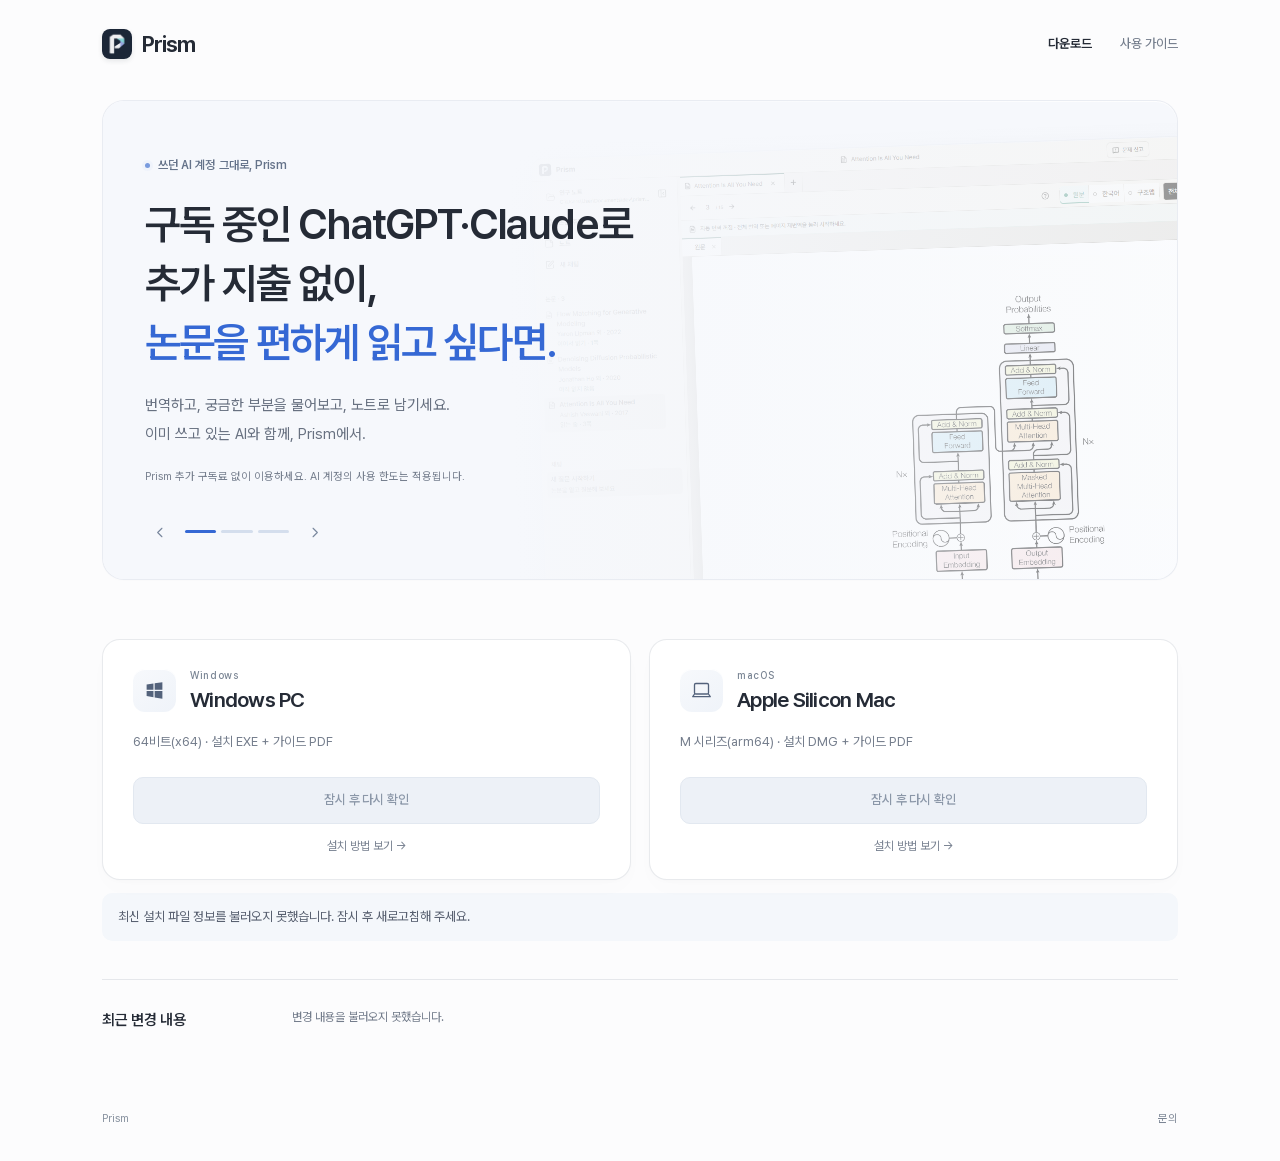
<file: index.html>
<!doctype html>
<html lang="ko">
<head>
<meta charset="utf-8">
<meta name="viewport" content="width=device-width, initial-scale=1">
<title>Prism 다운로드 · 논문 읽기와 연구 기록</title>
<meta name="description" content="구독 중인 ChatGPT·Claude로 추가 지출 없이 논문을 편하게. Prism에서 번역·질문·노트 정리까지.">
<link rel="icon" href="assets/icon.png">
<link rel="stylesheet" href="style.css?v=4003c4b439">
<script type="module" src="app.js?v=dc436f72e6">
</script>
<meta property="og:title" content="Prism 다운로드 · 논문 읽기와 연구 기록">
<meta property="og:description" content="이미 구독 중인 ChatGPT·Claude로, Prism 추가 구독료 없이 논문 읽기.">
<meta property="og:type" content="website">
<meta property="og:image" content="https://help-me-prism.github.io/images/og.png">
</head>
<body>
<a class="skip" href="#main">본문으로</a>
<header>
<a class="brand" href="index.html">
<img src="assets/icon.png" alt="" width="32" height="32">Prism</a>
<nav aria-label="주 메뉴">
<a aria-current="page" href="index.html">다운로드</a>
<a href="guide.html">사용 가이드</a>
</nav>
</header>
<main id="main">
<section class="intro hero" aria-label="Prism 소개">
  <div class="hero-backdrop" aria-hidden="true">
    <div class="hero-screen is-active" data-hero-slide><img src="assets/screenshots/reader.png" alt="" width="1480" height="1000" fetchpriority="high"></div>
    <div class="hero-screen" data-hero-slide><img src="assets/screenshots/chat.png" alt="" width="1480" height="1000"></div>
    <div class="hero-screen" data-hero-slide><img src="assets/screenshots/notes.png" alt="" width="1480" height="1000"></div>
  </div>
  <div class="hero-copy">
    <span class="eyebrow">쓰던 AI 계정 그대로, Prism</span>
    <h1>구독 중인 ChatGPT·Claude로<br>추가 지출 없이,<br><span>논문을 편하게 읽고 싶다면.</span></h1>
    <p>번역하고, 궁금한 부분을 물어보고, 노트로 남기세요.<br>이미 쓰고 있는 AI와 함께, Prism에서.</p>
    <p class="account-note">Prism 추가 구독료 없이 이용하세요. AI 계정의 사용 한도는 적용됩니다.</p>
  </div>
  <div class="hero-controls" aria-label="앱 화면 넘기기">
    <button class="hero-arrow" type="button" data-hero-prev aria-label="이전 화면"><svg viewBox="0 0 24 24" aria-hidden="true"><path d="m14 6-6 6 6 6"/></svg></button>
    <div class="hero-progress" role="img" aria-label="3개 화면 중 1번째"><span class="is-active" data-hero-indicator></span><span data-hero-indicator></span><span data-hero-indicator></span></div>
    <button class="hero-arrow" type="button" data-hero-next aria-label="다음 화면"><svg viewBox="0 0 24 24" aria-hidden="true"><path d="m10 6 6 6-6 6"/></svg></button>
  </div>
</section>
<div class="release-meta"><p id="release-date" class="release-date" role="status" hidden></p></div>
<section class="downloads" aria-label="운영체제별 다운로드">
<article>
<div class="platform-heading"><span class="platform-icon" aria-hidden="true"><svg viewBox="0 0 24 24" fill="currentColor"><path d="M3 5.2 10.8 4v7.1H3zm9.2-1.4L21 2.5v8.6h-8.8zM3 12.5h7.8v7.1L3 18.4zm9.2 0H21v8.8L12.2 20z"/></svg></span><div><span class="platform">Windows</span><h2>Windows PC</h2></div></div>
<p>64비트(x64) · 설치 EXE + 가이드 PDF</p>
<a class="button" data-download="win32-x64" aria-disabled="true">배포 정보 확인 중</a>
<a class="small" href="guide.html#start">설치 방법 보기 →</a>
</article>
<article>
<div class="platform-heading"><span class="platform-icon" aria-hidden="true"><svg viewBox="0 0 24 24" fill="none" stroke="currentColor" stroke-width="1.5" stroke-linecap="round" stroke-linejoin="round"><rect x="4" y="4" width="16" height="12" rx="1.5"/><path d="m4 16-2 3h20l-2-3M10 19h4"/></svg></span><div><span class="platform">macOS</span><h2>Apple Silicon Mac</h2></div></div>
<p>M 시리즈(arm64) · 설치 DMG + 가이드 PDF</p>
<a class="button" data-download="darwin-arm64" aria-disabled="true">배포 정보 확인 중</a>
<a class="small" href="guide.html#start">설치 방법 보기 →</a>
</article>
</section>
<p id="download-count" class="download-count" role="status" hidden></p>
<p id="release-status" role="status" hidden>
</p>
<noscript>
<p>설치 파일을 받으려면 브라우저에서 JavaScript를 켜주세요.</p>
</noscript>
<section class="changes" aria-labelledby="changes-title">
<h2 id="changes-title">최근 변경 내용</h2>
<ul id="release-changes" hidden>
</ul>
<p id="changes-status" role="status">최근 변경 내용을 확인하고 있습니다.</p>

</section>
</main>
<footer>
<span>Prism</span>
<a href="mailto:ysjsprism@gmail.com">문의</a>
</footer>
</body>
</html>
</file>
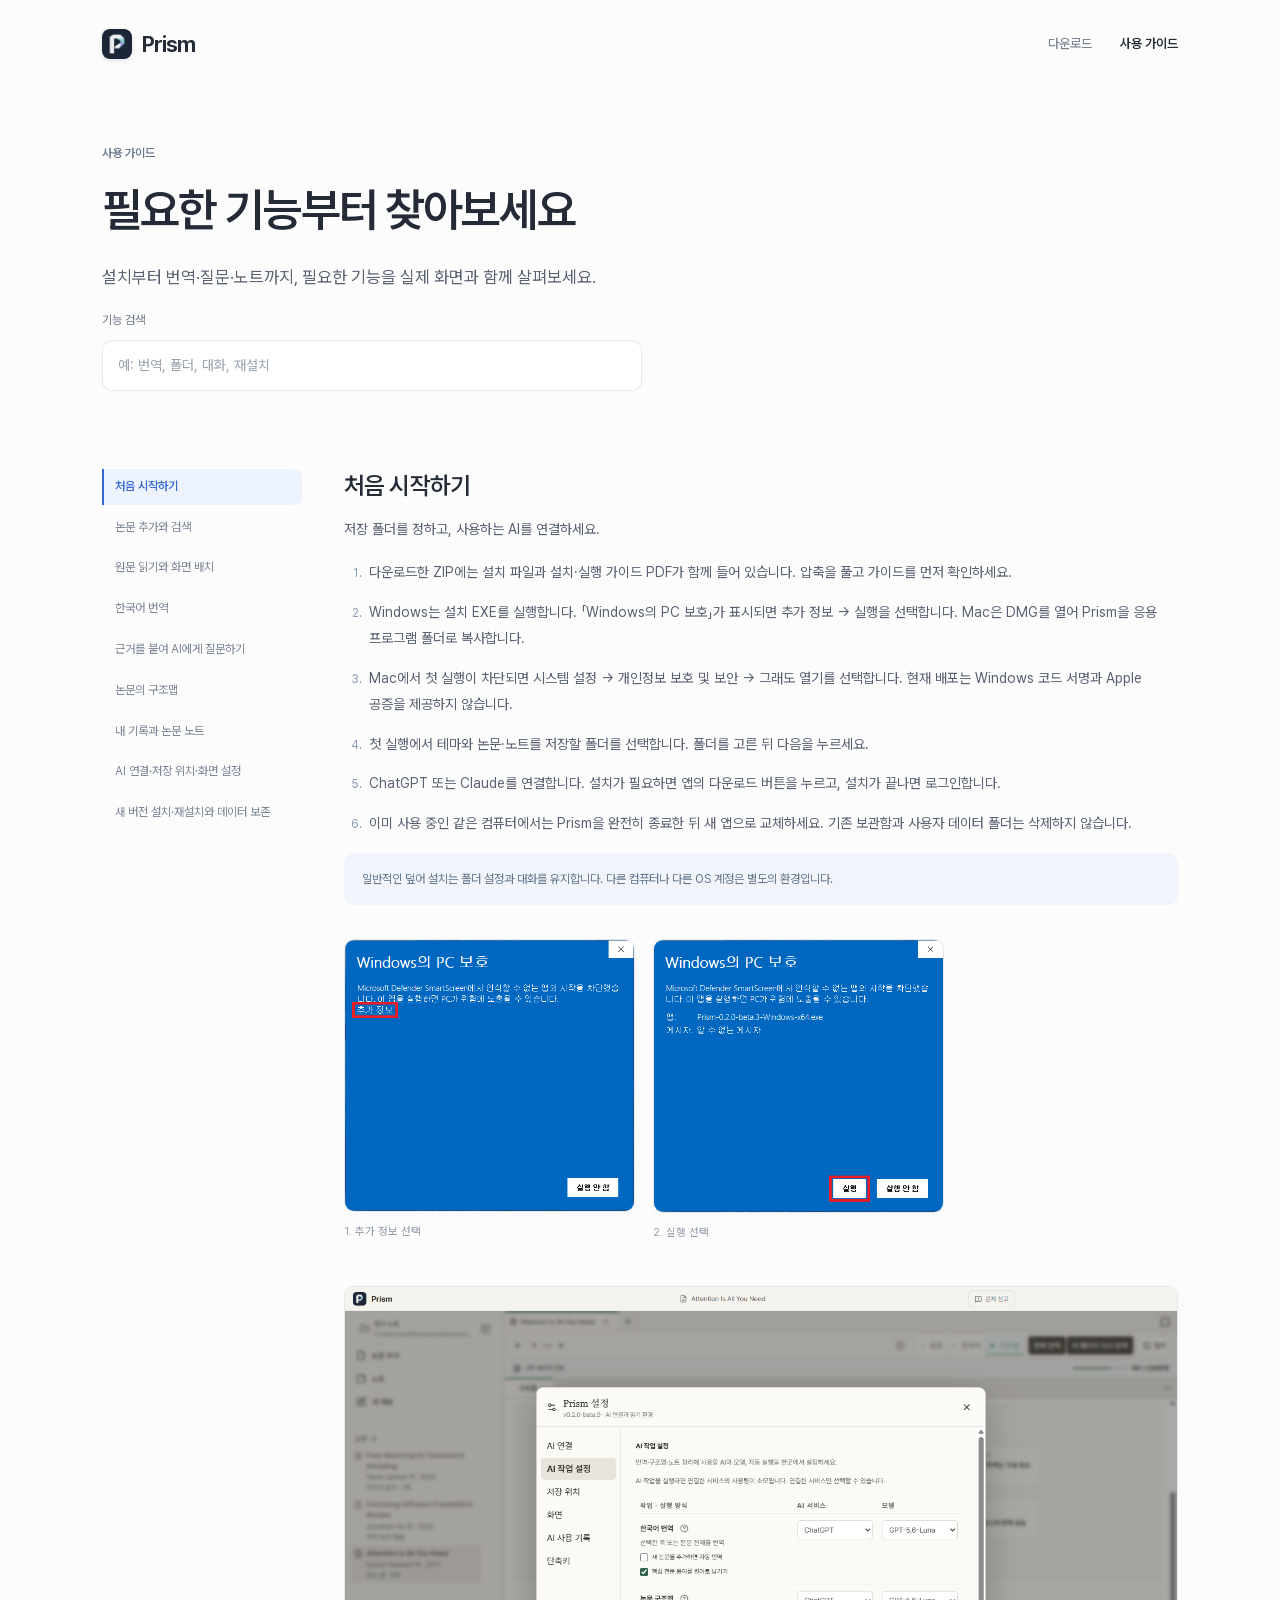
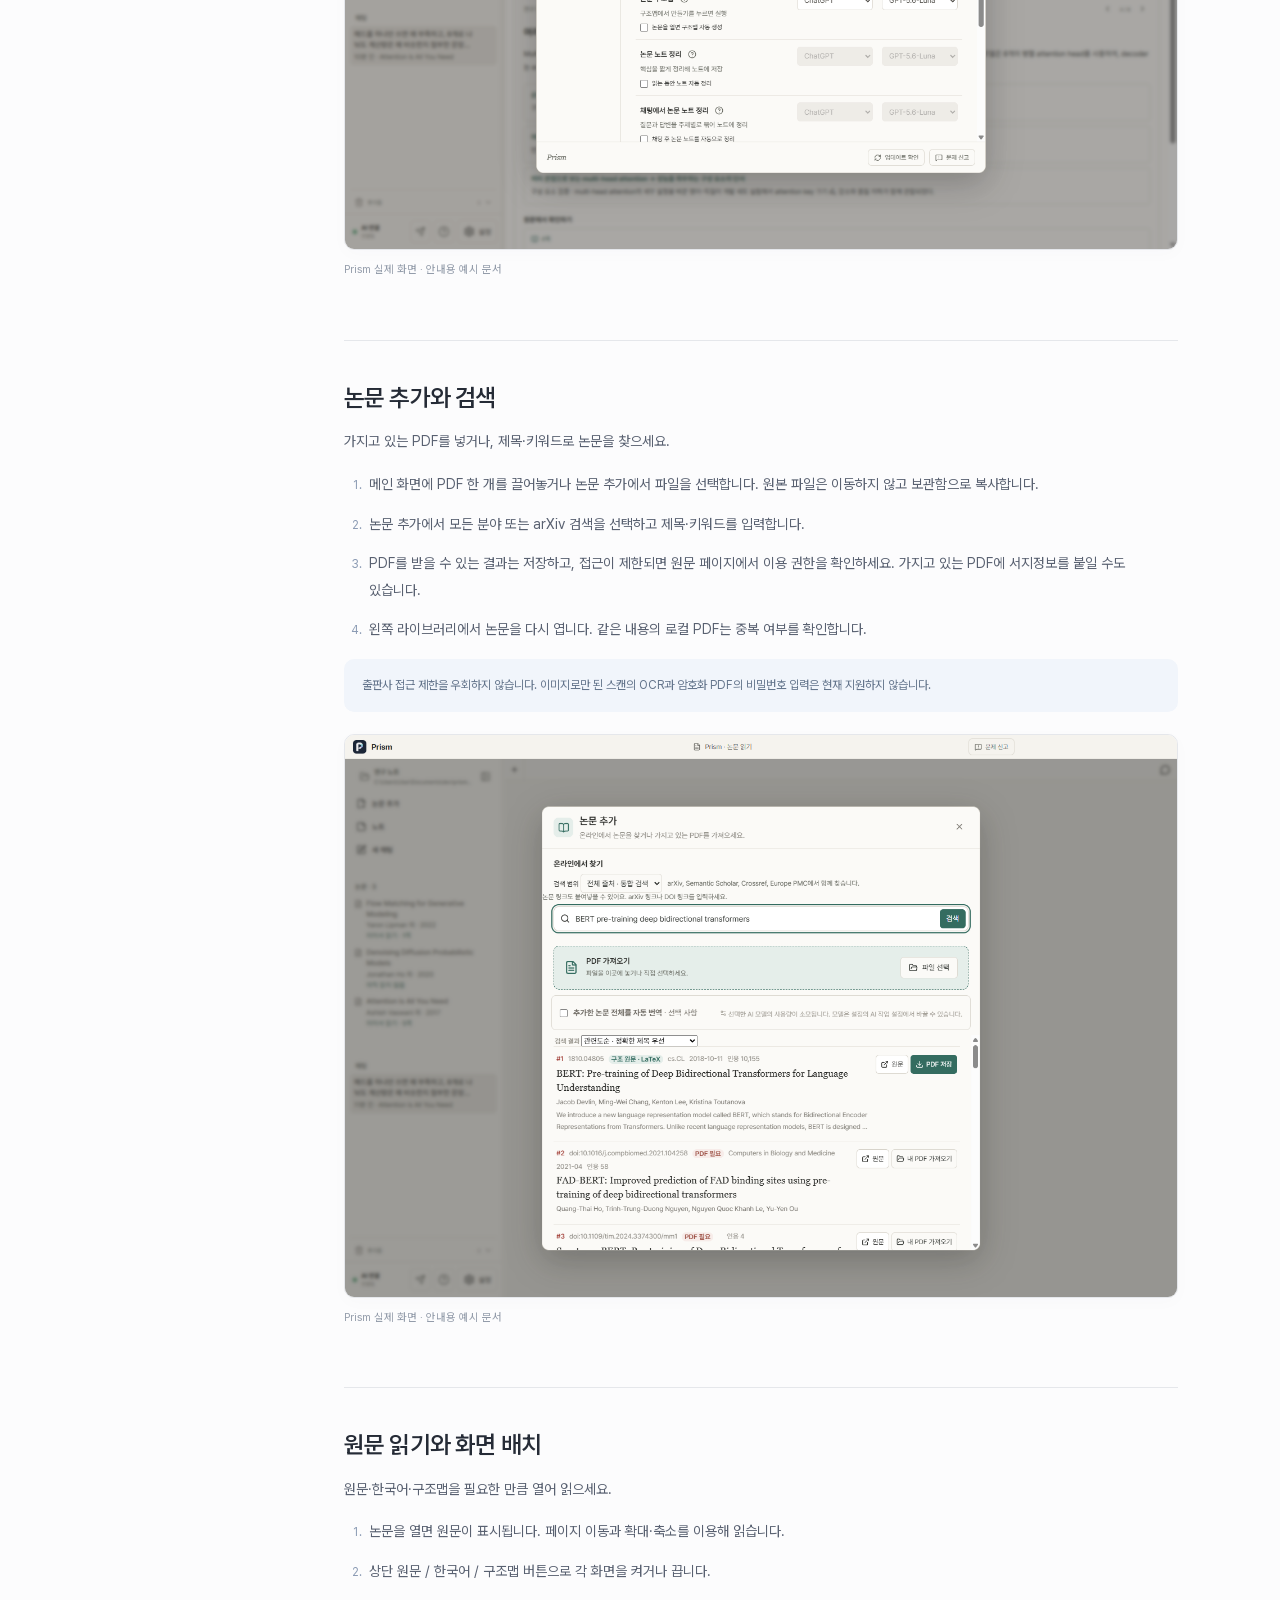
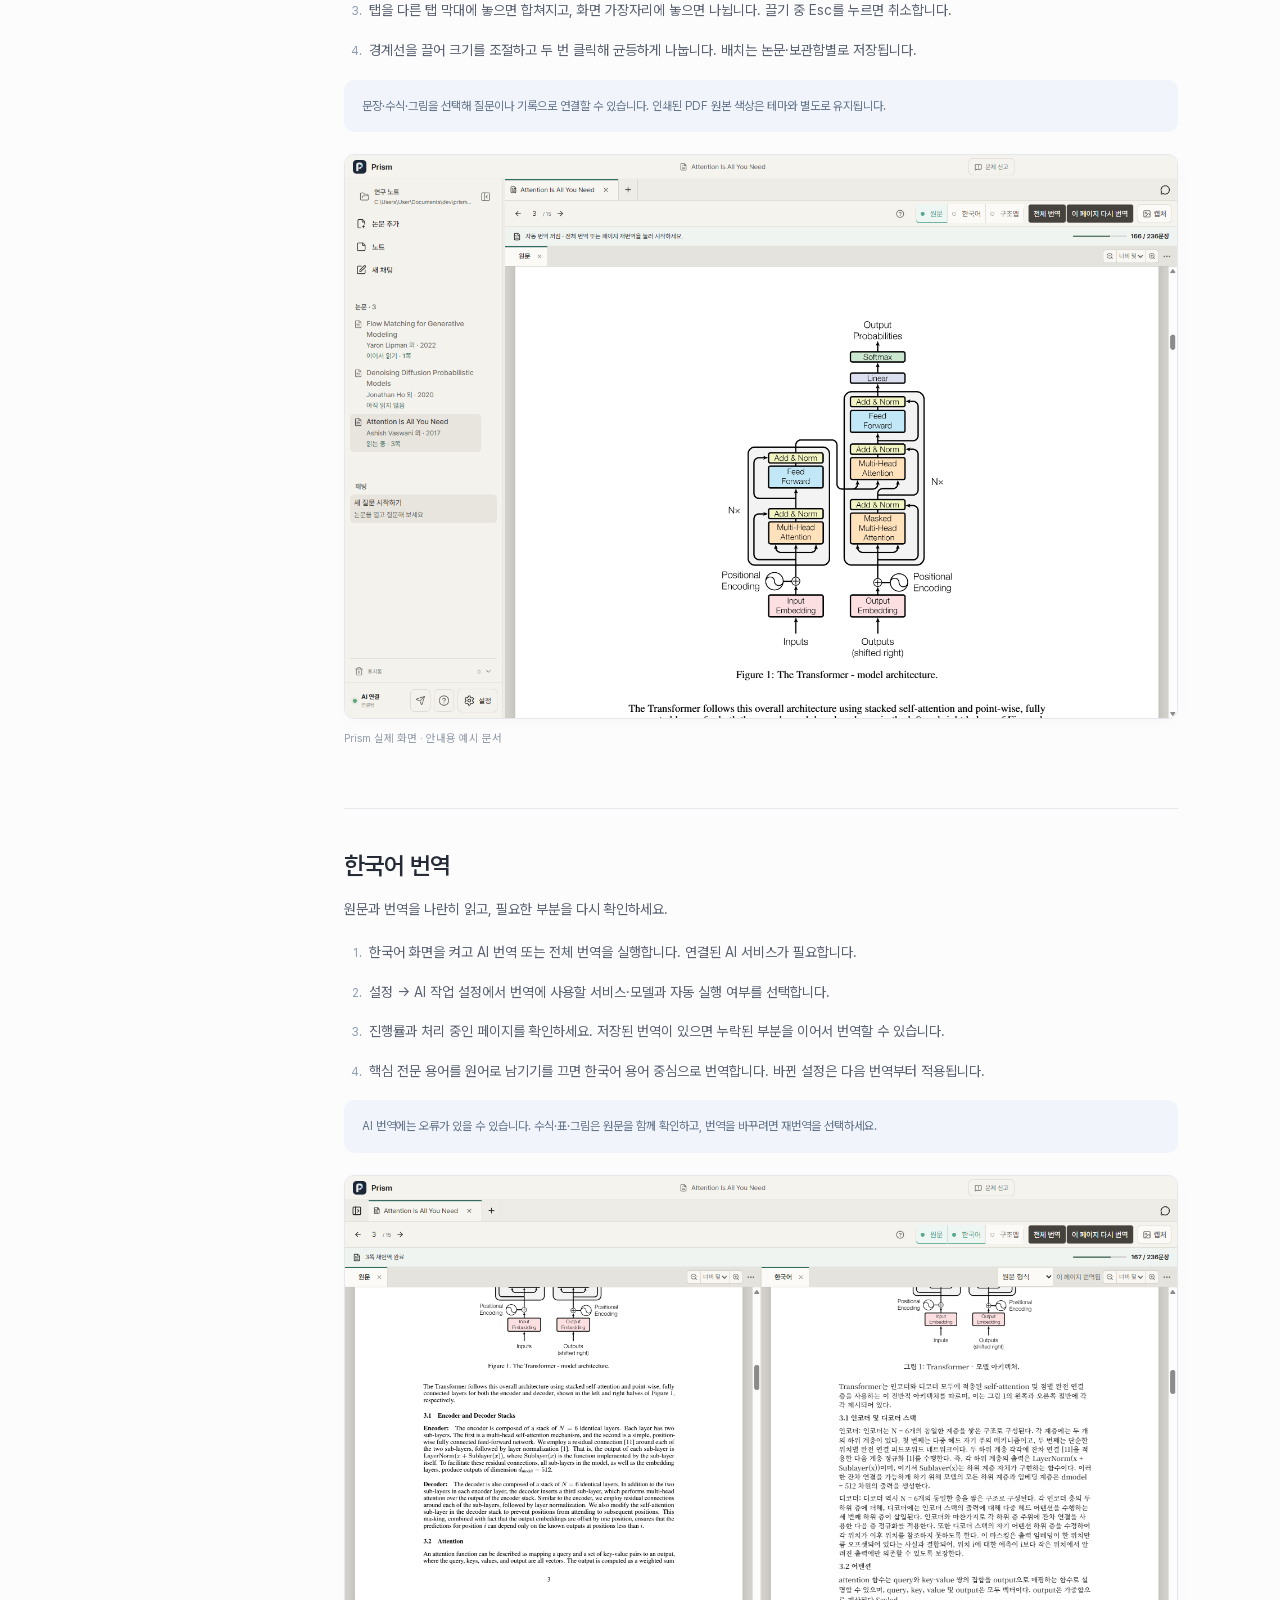
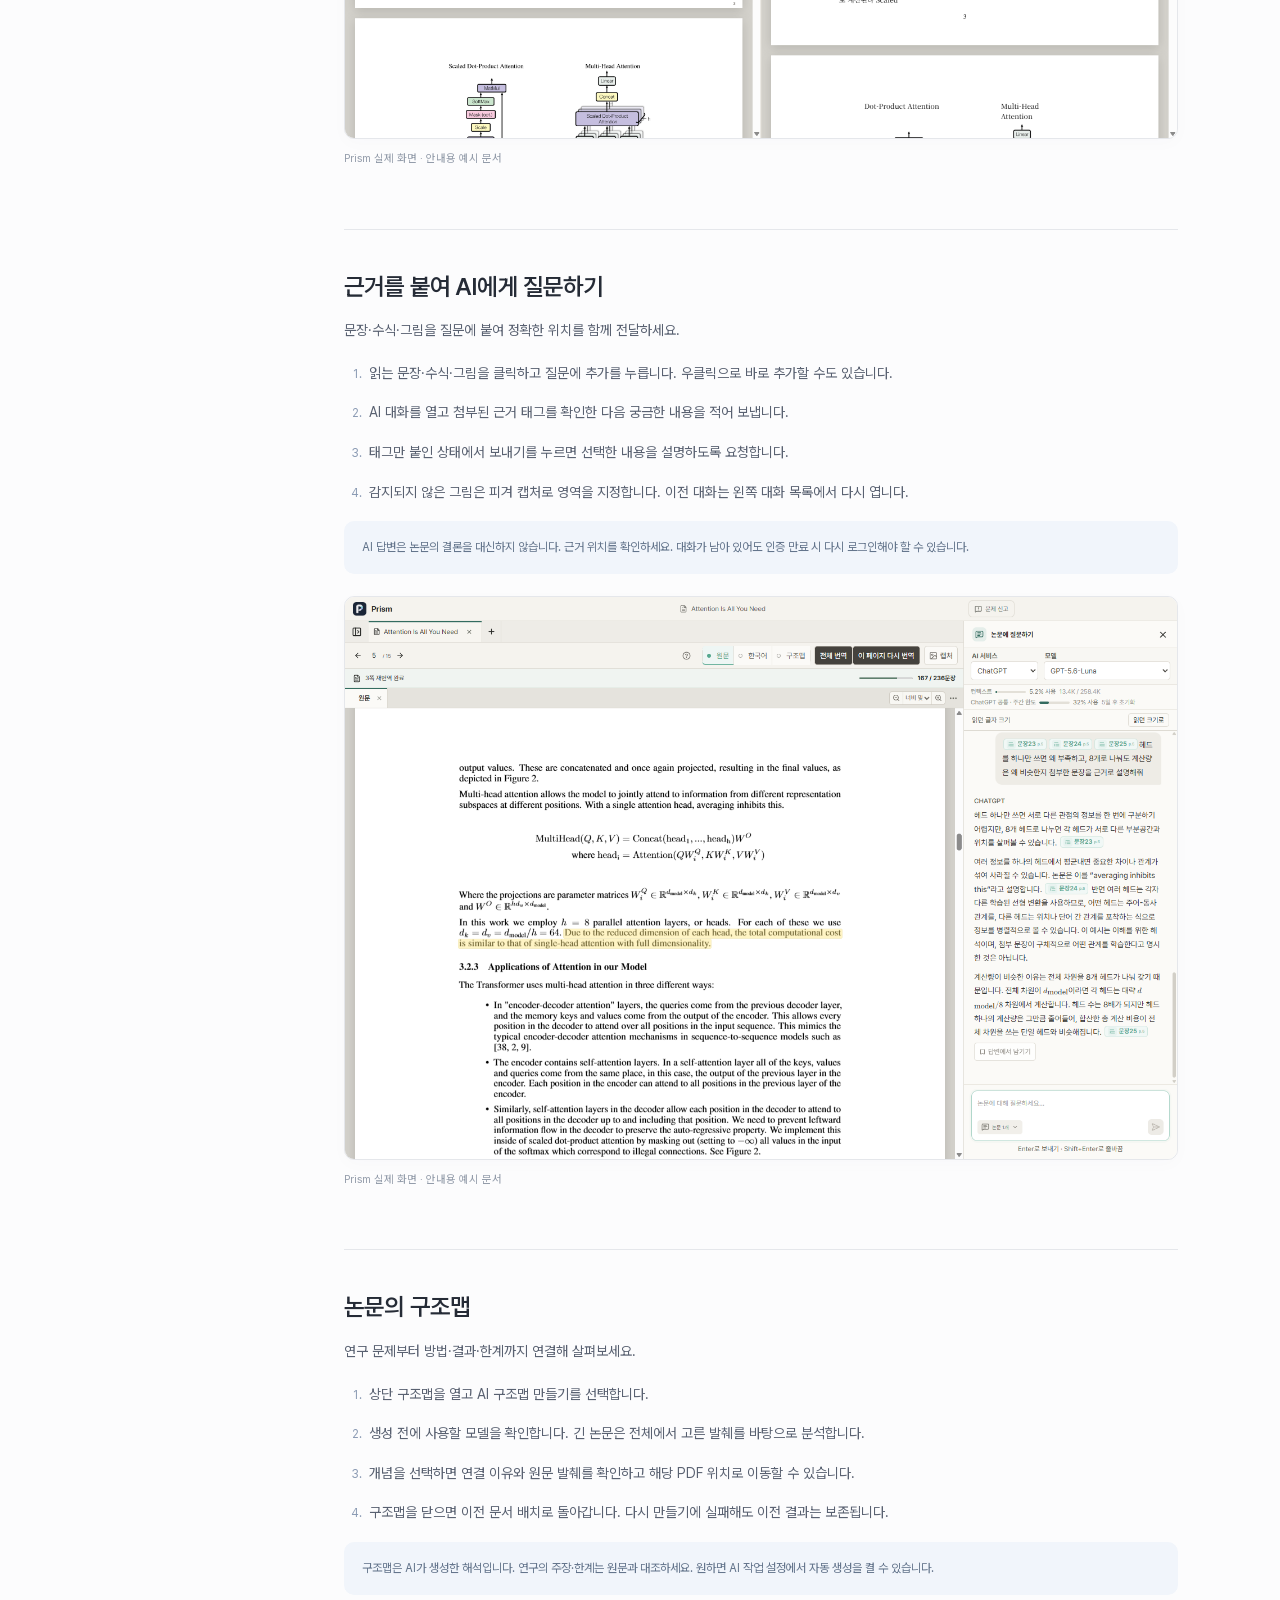
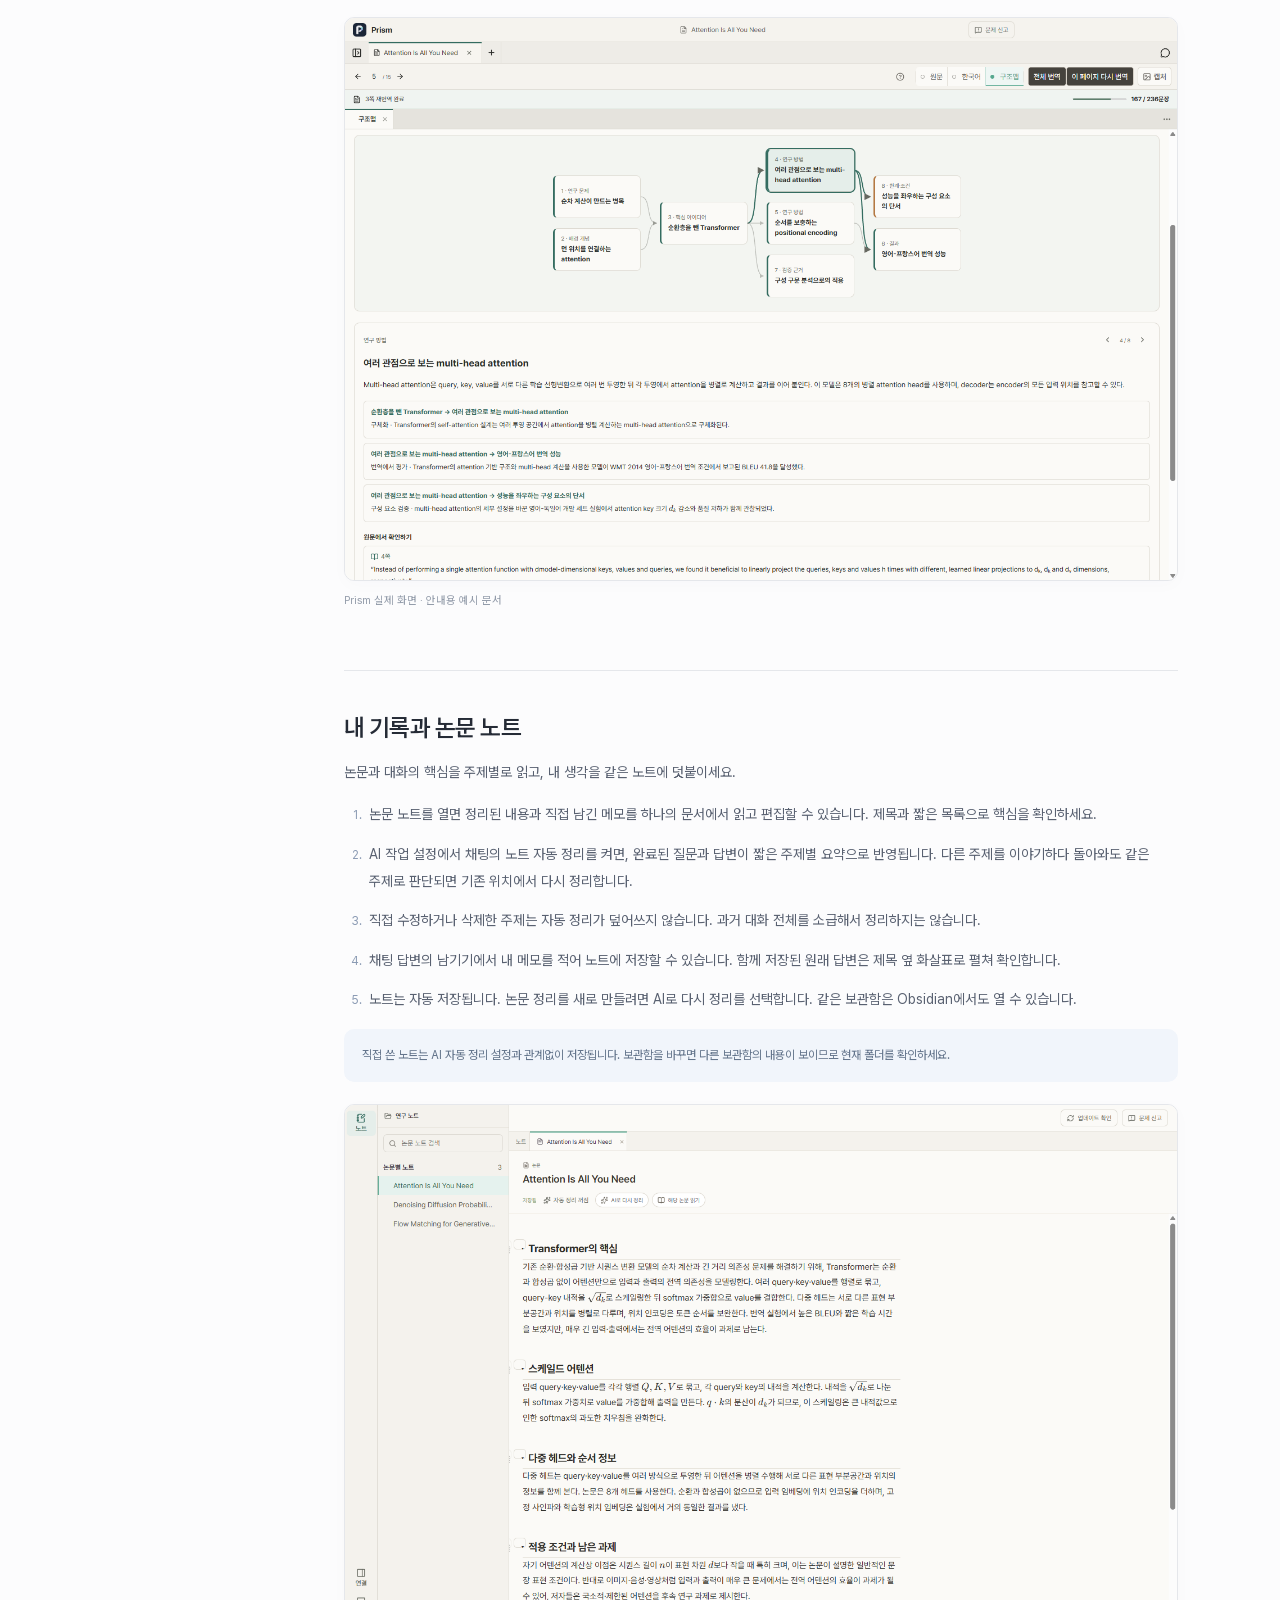
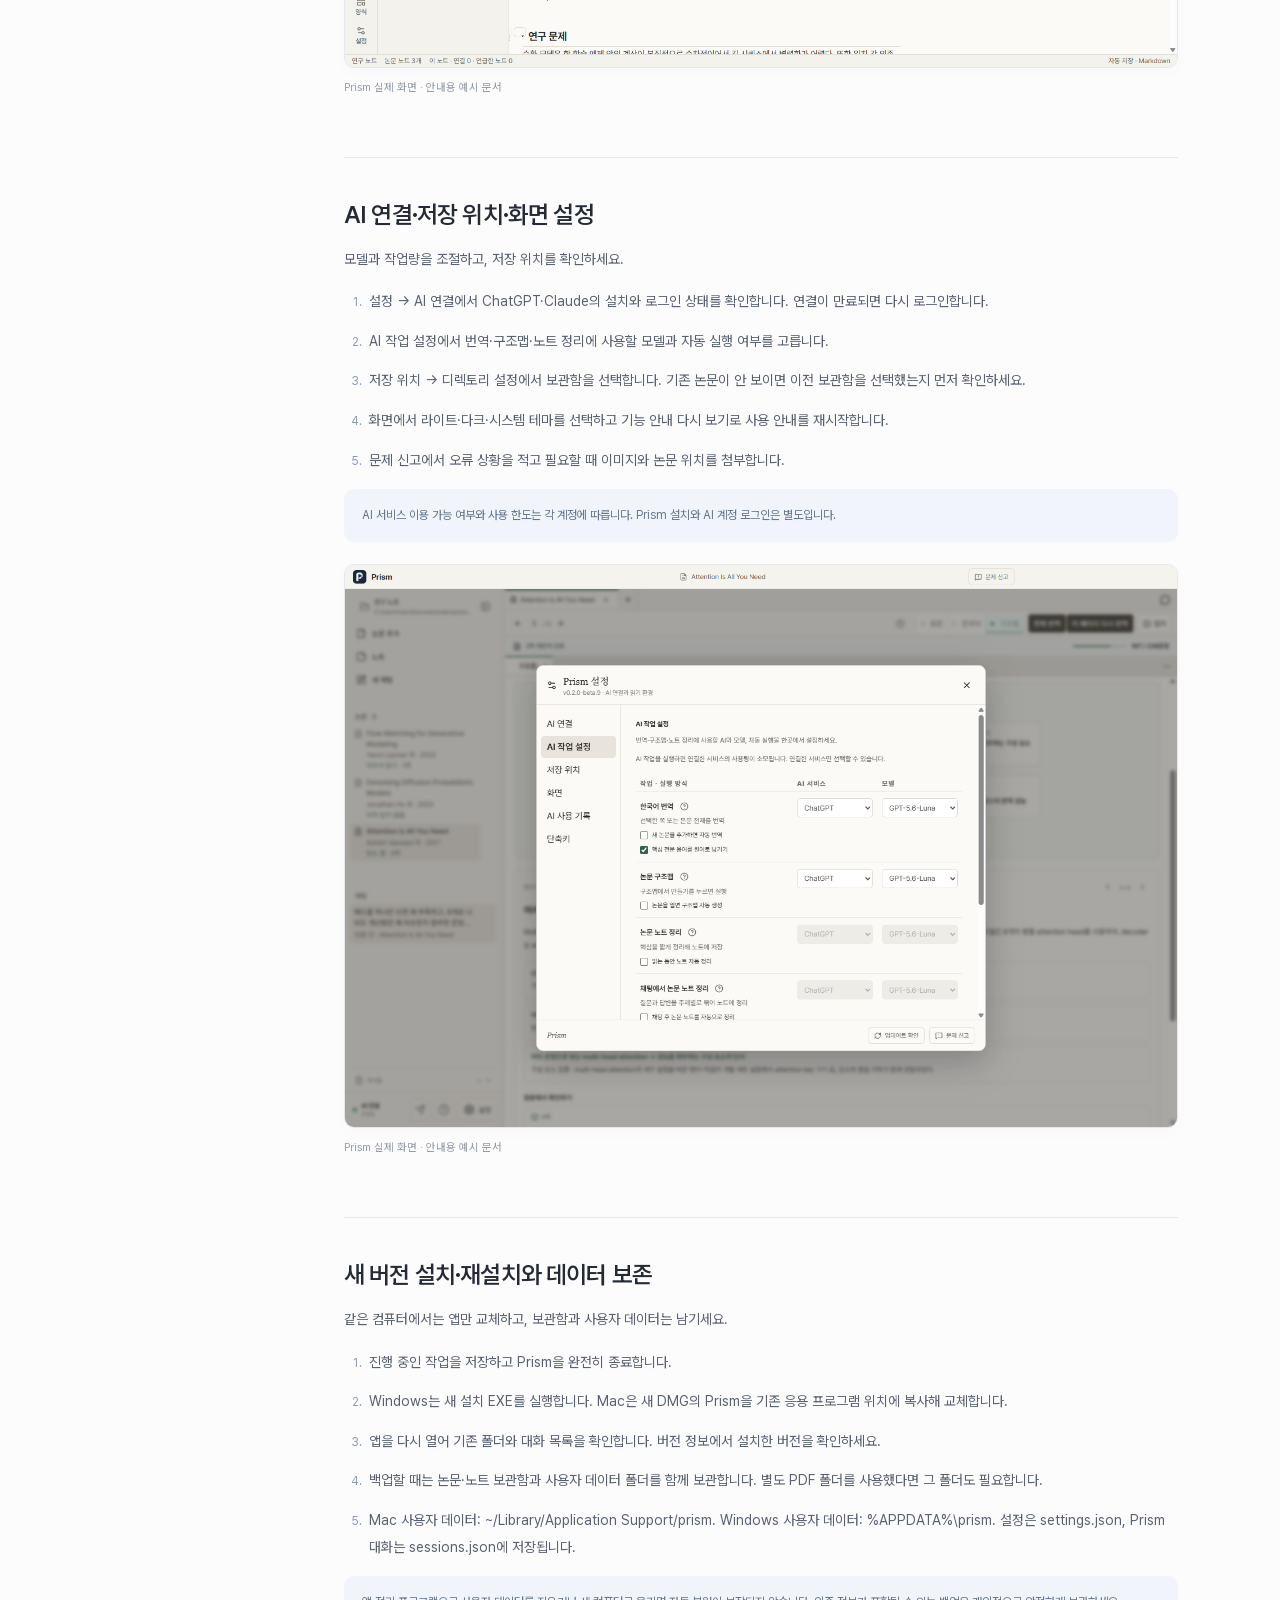
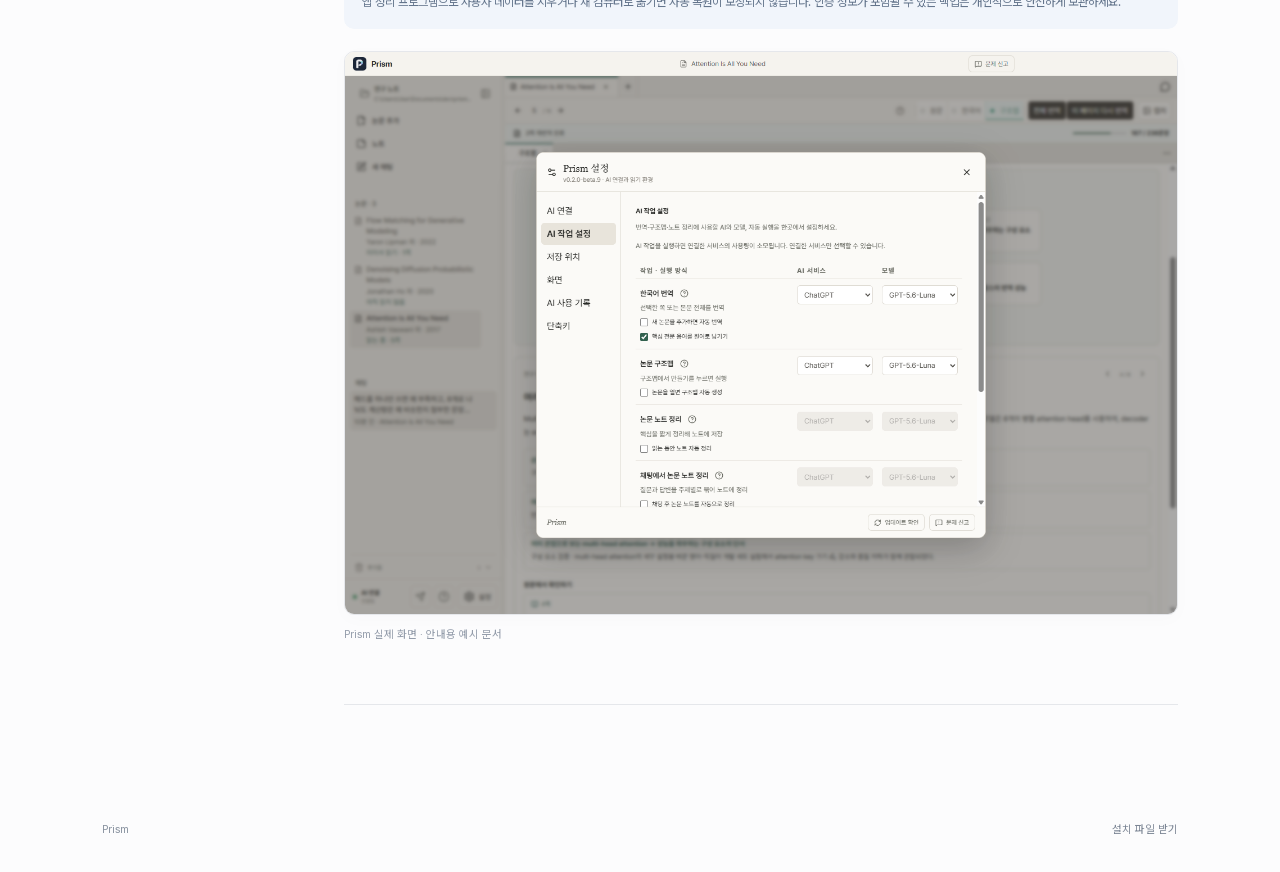
<file: guide.html>
<!doctype html>
<html lang="ko">
<head>
<meta charset="utf-8">
<meta name="viewport" content="width=device-width, initial-scale=1">
<title>Prism 사용 가이드</title>
<meta name="description" content="Prism의 설치, 논문 검색, 번역, AI 대화, 구조맵과 노트를 실제 화면으로 안내합니다.">
<link rel="icon" href="assets/icon.png">
<link rel="stylesheet" href="style.css?v=4003c4b439">
<script type="module" src="app.js?v=dc436f72e6">
</script>
</head>
<body>
<a class="skip" href="#main">본문으로</a>
<header>
<a class="brand" href="index.html">
<img src="assets/icon.png" alt="" width="32" height="32">Prism</a>
<nav aria-label="주 메뉴">
<a href="index.html">다운로드</a>
<a aria-current="page" href="guide.html">사용 가이드</a>
</nav>
</header>
<main id="main">
<section class="intro">
<span class="eyebrow">사용 가이드</span>
<h1>필요한 기능부터 찾아보세요</h1>
<p>설치부터 번역·질문·노트까지, 필요한 기능을 실제 화면과 함께 살펴보세요.</p>
<label class="search">기능 검색<input id="guide-search" type="search" placeholder="예: 번역, 폴더, 대화, 재설치" autocomplete="off">
</label>
<p id="search-status" role="status" class="small">
</p>
</section>
<div class="guide-layout">
<nav class="toc" aria-label="가이드 목차">
<a href="#start">처음 시작하기</a>
<a href="#library">논문 추가와 검색</a>
<a href="#reader">원문 읽기와 화면 배치</a>
<a href="#translation">한국어 번역</a>
<a href="#chat">근거를 붙여 AI에게 질문하기</a>
<a href="#structure">논문의 구조맵</a>
<a href="#notes">내 기록과 논문 노트</a>
<a href="#settings">AI 연결·저장 위치·화면 설정</a>
<a href="#reinstall">새 버전 설치·재설치와 데이터 보존</a>
</nav>
<div id="guide-sections">
<section class="guide-section" id="start">
<h2>처음 시작하기</h2>
<p>저장 폴더를 정하고, 사용하는 AI를 연결하세요.</p>
<ol>
<li>다운로드한 ZIP에는 설치 파일과 설치·실행 가이드 PDF가 함께 들어 있습니다. 압축을 풀고 가이드를 먼저 확인하세요.</li>
<li>Windows는 설치 EXE를 실행합니다. 「Windows의 PC 보호」가 표시되면 추가 정보 → 실행을 선택합니다. Mac은 DMG를 열어 Prism을 응용 프로그램 폴더로 복사합니다.</li>
<li>Mac에서 첫 실행이 차단되면 시스템 설정 → 개인정보 보호 및 보안 → 그래도 열기를 선택합니다. 현재 배포는 Windows 코드 서명과 Apple 공증을 제공하지 않습니다.</li>
<li>첫 실행에서 테마와 논문·노트를 저장할 폴더를 선택합니다. 폴더를 고른 뒤 다음을 누르세요.</li>
<li>ChatGPT 또는 Claude를 연결합니다. 설치가 필요하면 앱의 다운로드 버튼을 누르고, 설치가 끝나면 로그인합니다.</li>
<li>이미 사용 중인 같은 컴퓨터에서는 Prism을 완전히 종료한 뒤 새 앱으로 교체하세요. 기존 보관함과 사용자 데이터 폴더는 삭제하지 않습니다.</li>
</ol>
<p class="tip">일반적인 덮어 설치는 폴더 설정과 대화를 유지합니다. 다른 컴퓨터나 다른 OS 계정은 별도의 환경입니다.</p>
<div class="install-shots">
<figure>
<img src="images/windows-smartscreen-more-info.png" alt="Windows의 PC 보호 화면에서 추가 정보 선택" loading="lazy" width="534" height="500">
<figcaption>1. 추가 정보 선택</figcaption>
</figure>
<figure>
<img src="images/windows-smartscreen-run-anyway.png" alt="추가 정보가 펼쳐진 뒤 실행 선택" loading="lazy" width="532" height="500">
<figcaption>2. 실행 선택</figcaption>
</figure>
</div>
<figure>
<img src="assets/screenshots/settings.png" width="1480" height="1000" loading="lazy" alt="처음 시작하기 · Prism 화면">
<figcaption>Prism 실제 화면 · 안내용 예시 문서</figcaption>
</figure>
</section>
<section class="guide-section" id="library">
<h2>논문 추가와 검색</h2>
<p>가지고 있는 PDF를 넣거나, 제목·키워드로 논문을 찾으세요.</p>
<ol>
<li>메인 화면에 PDF 한 개를 끌어놓거나 논문 추가에서 파일을 선택합니다. 원본 파일은 이동하지 않고 보관함으로 복사합니다.</li>
<li>논문 추가에서 모든 분야 또는 arXiv 검색을 선택하고 제목·키워드를 입력합니다.</li>
<li>PDF를 받을 수 있는 결과는 저장하고, 접근이 제한되면 원문 페이지에서 이용 권한을 확인하세요. 가지고 있는 PDF에 서지정보를 붙일 수도 있습니다.</li>
<li>왼쪽 라이브러리에서 논문을 다시 엽니다. 같은 내용의 로컬 PDF는 중복 여부를 확인합니다.</li>
</ol>
<p class="tip">출판사 접근 제한을 우회하지 않습니다. 이미지로만 된 스캔의 OCR과 암호화 PDF의 비밀번호 입력은 현재 지원하지 않습니다.</p>
<figure>
<img src="assets/screenshots/library.png" width="1480" height="1000" loading="lazy" alt="논문 추가와 검색 · Prism 화면">
<figcaption>Prism 실제 화면 · 안내용 예시 문서</figcaption>
</figure>
</section>
<section class="guide-section" id="reader">
<h2>원문 읽기와 화면 배치</h2>
<p>원문·한국어·구조맵을 필요한 만큼 열어 읽으세요.</p>
<ol>
<li>논문을 열면 원문이 표시됩니다. 페이지 이동과 확대·축소를 이용해 읽습니다.</li>
<li>상단 원문 / 한국어 / 구조맵 버튼으로 각 화면을 켜거나 끕니다.</li>
<li>탭을 다른 탭 막대에 놓으면 합쳐지고, 화면 가장자리에 놓으면 나뉩니다. 끌기 중 Esc를 누르면 취소합니다.</li>
<li>경계선을 끌어 크기를 조절하고 두 번 클릭해 균등하게 나눕니다. 배치는 논문·보관함별로 저장됩니다.</li>
</ol>
<p class="tip">문장·수식·그림을 선택해 질문이나 기록으로 연결할 수 있습니다. 인쇄된 PDF 원본 색상은 테마와 별도로 유지됩니다.</p>
<figure>
<img src="assets/screenshots/reader.png" width="1480" height="1000" loading="lazy" alt="원문 읽기와 화면 배치 · Prism 화면">
<figcaption>Prism 실제 화면 · 안내용 예시 문서</figcaption>
</figure>
</section>
<section class="guide-section" id="translation">
<h2>한국어 번역</h2>
<p>원문과 번역을 나란히 읽고, 필요한 부분을 다시 확인하세요.</p>
<ol>
<li>한국어 화면을 켜고 AI 번역 또는 전체 번역을 실행합니다. 연결된 AI 서비스가 필요합니다.</li>
<li>설정 → AI 작업 설정에서 번역에 사용할 서비스·모델과 자동 실행 여부를 선택합니다.</li>
<li>진행률과 처리 중인 페이지를 확인하세요. 저장된 번역이 있으면 누락된 부분을 이어서 번역할 수 있습니다.</li>
<li>핵심 전문 용어를 원어로 남기기를 끄면 한국어 용어 중심으로 번역합니다. 바뀐 설정은 다음 번역부터 적용됩니다.</li>
</ol>
<p class="tip">AI 번역에는 오류가 있을 수 있습니다. 수식·표·그림은 원문을 함께 확인하고, 번역을 바꾸려면 재번역을 선택하세요.</p>
<figure>
<img src="assets/screenshots/translation.png" width="1480" height="1000" loading="lazy" alt="한국어 번역 · Prism 화면">
<figcaption>Prism 실제 화면 · 안내용 예시 문서</figcaption>
</figure>
</section>
<section class="guide-section" id="chat">
<h2>근거를 붙여 AI에게 질문하기</h2>
<p>문장·수식·그림을 질문에 붙여 정확한 위치를 함께 전달하세요.</p>
<ol>
<li>읽는 문장·수식·그림을 클릭하고 질문에 추가를 누릅니다. 우클릭으로 바로 추가할 수도 있습니다.</li>
<li>AI 대화를 열고 첨부된 근거 태그를 확인한 다음 궁금한 내용을 적어 보냅니다.</li>
<li>태그만 붙인 상태에서 보내기를 누르면 선택한 내용을 설명하도록 요청합니다.</li>
<li>감지되지 않은 그림은 피겨 캡처로 영역을 지정합니다. 이전 대화는 왼쪽 대화 목록에서 다시 엽니다.</li>
</ol>
<p class="tip">AI 답변은 논문의 결론을 대신하지 않습니다. 근거 위치를 확인하세요. 대화가 남아 있어도 인증 만료 시 다시 로그인해야 할 수 있습니다.</p>
<figure>
<img src="assets/screenshots/chat.png" width="1480" height="1000" loading="lazy" alt="근거를 붙여 AI에게 질문하기 · Prism 화면">
<figcaption>Prism 실제 화면 · 안내용 예시 문서</figcaption>
</figure>
</section>
<section class="guide-section" id="structure">
<h2>논문의 구조맵</h2>
<p>연구 문제부터 방법·결과·한계까지 연결해 살펴보세요.</p>
<ol>
<li>상단 구조맵을 열고 AI 구조맵 만들기를 선택합니다.</li>
<li>생성 전에 사용할 모델을 확인합니다. 긴 논문은 전체에서 고른 발췌를 바탕으로 분석합니다.</li>
<li>개념을 선택하면 연결 이유와 원문 발췌를 확인하고 해당 PDF 위치로 이동할 수 있습니다.</li>
<li>구조맵을 닫으면 이전 문서 배치로 돌아갑니다. 다시 만들기에 실패해도 이전 결과는 보존됩니다.</li>
</ol>
<p class="tip">구조맵은 AI가 생성한 해석입니다. 연구의 주장·한계는 원문과 대조하세요. 원하면 AI 작업 설정에서 자동 생성을 켤 수 있습니다.</p>
<figure>
<img src="assets/screenshots/structure.png" width="1480" height="1000" loading="lazy" alt="논문의 구조맵 · Prism 화면">
<figcaption>Prism 실제 화면 · 안내용 예시 문서</figcaption>
</figure>
</section>
<section class="guide-section" id="notes">
<h2>내 기록과 논문 노트</h2>
<p>논문과 대화의 핵심을 주제별로 읽고, 내 생각을 같은 노트에 덧붙이세요.</p>
<ol>
<li>논문 노트를 열면 정리된 내용과 직접 남긴 메모를 하나의 문서에서 읽고 편집할 수 있습니다. 제목과 짧은 목록으로 핵심을 확인하세요.</li>
<li>AI 작업 설정에서 채팅의 노트 자동 정리를 켜면, 완료된 질문과 답변이 짧은 주제별 요약으로 반영됩니다. 다른 주제를 이야기하다 돌아와도 같은 주제로 판단되면 기존 위치에서 다시 정리합니다.</li>
<li>직접 수정하거나 삭제한 주제는 자동 정리가 덮어쓰지 않습니다. 과거 대화 전체를 소급해서 정리하지는 않습니다.</li>
<li>채팅 답변의 남기기에서 내 메모를 적어 노트에 저장할 수 있습니다. 함께 저장된 원래 답변은 제목 옆 화살표로 펼쳐 확인합니다.</li>
<li>노트는 자동 저장됩니다. 논문 정리를 새로 만들려면 AI로 다시 정리를 선택합니다. 같은 보관함은 Obsidian에서도 열 수 있습니다.</li>
</ol>
<p class="tip">직접 쓴 노트는 AI 자동 정리 설정과 관계없이 저장됩니다. 보관함을 바꾸면 다른 보관함의 내용이 보이므로 현재 폴더를 확인하세요.</p>
<figure>
<img src="assets/screenshots/notes.png" width="1480" height="1000" loading="lazy" alt="내 기록과 논문 노트 · Prism 화면">
<figcaption>Prism 실제 화면 · 안내용 예시 문서</figcaption>
</figure>
</section>
<section class="guide-section" id="settings">
<h2>AI 연결·저장 위치·화면 설정</h2>
<p>모델과 작업량을 조절하고, 저장 위치를 확인하세요.</p>
<ol>
<li>설정 → AI 연결에서 ChatGPT·Claude의 설치와 로그인 상태를 확인합니다. 연결이 만료되면 다시 로그인합니다.</li>
<li>AI 작업 설정에서 번역·구조맵·노트 정리에 사용할 모델과 자동 실행 여부를 고릅니다.</li>
<li>저장 위치 → 디렉토리 설정에서 보관함을 선택합니다. 기존 논문이 안 보이면 이전 보관함을 선택했는지 먼저 확인하세요.</li>
<li>화면에서 라이트·다크·시스템 테마를 선택하고 기능 안내 다시 보기로 사용 안내를 재시작합니다.</li>
<li>문제 신고에서 오류 상황을 적고 필요할 때 이미지와 논문 위치를 첨부합니다.</li>
</ol>
<p class="tip">AI 서비스 이용 가능 여부와 사용 한도는 각 계정에 따릅니다. Prism 설치와 AI 계정 로그인은 별도입니다.</p>
<figure>
<img src="assets/screenshots/settings.png" width="1480" height="1000" loading="lazy" alt="AI 연결·저장 위치·화면 설정 · Prism 화면">
<figcaption>Prism 실제 화면 · 안내용 예시 문서</figcaption>
</figure>
</section>
<section class="guide-section" id="reinstall">
<h2>새 버전 설치·재설치와 데이터 보존</h2>
<p>같은 컴퓨터에서는 앱만 교체하고, 보관함과 사용자 데이터는 남기세요.</p>
<ol>
<li>진행 중인 작업을 저장하고 Prism을 완전히 종료합니다.</li>
<li>Windows는 새 설치 EXE를 실행합니다. Mac은 새 DMG의 Prism을 기존 응용 프로그램 위치에 복사해 교체합니다.</li>
<li>앱을 다시 열어 기존 폴더와 대화 목록을 확인합니다. 버전 정보에서 설치한 버전을 확인하세요.</li>
<li>백업할 때는 논문·노트 보관함과 사용자 데이터 폴더를 함께 보관합니다. 별도 PDF 폴더를 사용했다면 그 폴더도 필요합니다.</li>
<li>Mac 사용자 데이터: ~/Library/Application Support/prism. Windows 사용자 데이터: %APPDATA%\prism. 설정은 settings.json, Prism 대화는 sessions.json에 저장됩니다.</li>
</ol>
<p class="tip">앱 정리 프로그램으로 사용자 데이터를 지우거나 새 컴퓨터로 옮기면 자동 복원이 보장되지 않습니다. 인증 정보가 포함될 수 있는 백업은 개인적으로 안전하게 보관하세요.</p>
<figure>
<img src="assets/screenshots/settings.png" width="1480" height="1000" loading="lazy" alt="새 버전 설치·재설치와 데이터 보존 · Prism 화면">
<figcaption>Prism 실제 화면 · 안내용 예시 문서</figcaption>
</figure>
</section>
</div>
</div>
<p id="no-results" hidden>일치하는 기능이 없습니다. 다른 단어로 검색해 보세요.</p>
</main>
<footer>
<span>Prism</span>
<a href="index.html">설치 파일 받기</a>
</footer>
</body>
</html>
</file>
<file: style.css>
@font-face {
  font-family: Prism;
  src: url('assets/PretendardVariable.woff2') format('woff2');
  font-style: normal;
  font-weight: 100 900;
  font-display: swap;
}
:root {
  --ink: #252b36;
  --text: #596171;
  --muted: #747d8c;
  --accent: #3568d4;
  --accent-deep: #2857bd;
  --line: rgba(35, 49, 76, .1);
  --soft: #f4f7fb;
  --radius: 18px;
}
* { box-sizing: border-box; }
[hidden] { display: none !important; }
html { scroll-padding-top: 24px; }
body {
  margin: 0;
  background: #fcfcfd;
  color: var(--ink);
  font: 400 16px/1.75 Prism, -apple-system, BlinkMacSystemFont, system-ui, sans-serif;
  -webkit-font-smoothing: antialiased;
  font-synthesis: none;
  word-break: keep-all;
  overflow-wrap: anywhere;
}
::selection { background: #dae6fc; color: #253855; }
a { color: var(--accent); text-underline-offset: 4px; transition: color .18s ease; }
a:hover { color: var(--accent-deep); }
button, input { font: inherit; }
button { -webkit-tap-highlight-color: transparent; }
a:focus-visible, button:focus-visible, input:focus-visible {
  outline: 3px solid #7198e5;
  outline-offset: 4px;
}
header, main, footer { width: 100%; max-width: 1140px; margin-inline: auto; padding-inline: 32px; }
header { display: flex; align-items: center; justify-content: space-between; gap: 24px; height: 88px; }
.brand { display: inline-flex; align-items: center; gap: 10px; color: var(--ink); text-decoration: none; font-size: 22px; font-weight: 650; letter-spacing: -.045em; }
.brand:hover { color: var(--ink); }
.brand img { width: 30px; height: 30px; border-radius: 8px; box-shadow: 0 2px 5px #1b27351a; }
nav { display: flex; gap: 28px; }
header nav a { color: var(--muted); font-size: 13px; font-weight: 450; text-decoration: none; position: relative; padding-block: 10px; }
header nav a[aria-current] { color: var(--ink); font-weight: 600; }
header nav a::after { content: ''; position: absolute; left: 0; right: 0; bottom: 4px; height: 1px; background: var(--accent); transform: scaleX(0); transition: transform .2s ease; }
header nav a:hover::after { transform: scaleX(1); }
h1, h2 { color: var(--ink); word-break: keep-all; }
h1 { font-size: clamp(32px, 4vw, 46px); font-weight: 600; line-height: 1.3; letter-spacing: -.045em; margin: 14px 0 22px; }
h2 { font-size: 25px; font-weight: 580; line-height: 1.4; letter-spacing: -.035em; }
p { color: var(--text); }
.eyebrow { color: #65738a; font-size: 12px; letter-spacing: .005em; font-weight: 550; }
.intro { padding: 50px 0 34px; }
.intro > p { max-width: 740px; font-size: 17px; line-height: 1.85; }
.small { font-size: 13px; }
.skip { position: absolute; left: 12px; top: -80px; padding: 8px 14px; background: white; z-index: 10; border-radius: 6px; }
.skip:focus { top: 12px; }

/* Product imagery stays quiet behind the reading-focused headline. */
.hero {
  position: relative;
  isolation: isolate;
  overflow: hidden;
  min-height: 474px;
  margin: 12px 0 32px;
  padding: 48px 42px 32px;
  border: 1px solid rgba(57, 78, 114, .07);
  border-radius: 22px;
  background: #f6f8fc;
  box-shadow: 0 1px 2px #273b5603, inset 0 1px 0 #ffffff;
}
.hero::after {
  content: '';
  position: absolute;
  inset: 0;
  z-index: 1;
  pointer-events: none;
  background: linear-gradient(90deg, #f6f8fc 0%, #f6f8fcfa 34%, #f6f8fcaf 60%, #f6f8fc20 100%);
}
.hero-backdrop { position: absolute; z-index: 0; top: 44px; right: -132px; width: 770px; height: 520px; transform: rotate(-2deg); pointer-events: none; }
.hero-screen {
  position: absolute;
  inset: 0;
  overflow: hidden;
  opacity: 0;
  transform: translateY(4px);
  transition: opacity 1s ease, transform 1.2s ease;
  border: 1px solid #293e611a;
  border-radius: 12px;
  box-shadow: 0 12px 36px #1d39541a;
  background: white;
}
.hero-screen.is-active { opacity: .6; transform: translateY(0); }
.hero-screen img { width: 100%; height: 100%; object-fit: cover; object-position: top; display: block; filter: saturate(.8); }
.hero-copy { position: relative; z-index: 2; max-width: 650px; }
.hero .eyebrow { display: inline-flex; align-items: center; gap: 8px; }
.hero .eyebrow::before { content: ''; width: 5px; height: 5px; border-radius: 50%; background: #799bde; box-shadow: 0 0 0 3px #dce7f84d; }
.hero h1 { font-size: clamp(32px, 3.5vw, 42px); font-weight: 590; line-height: 1.4; letter-spacing: -.043em; margin: 18px 0 20px; }
.hero h1 span { color: var(--accent); }
.hero-copy > p { font-size: 15px; font-weight: 400; line-height: 1.9; margin: 0; color: #687181; }
.hero-copy > .account-note { font-size: 11px; max-width: 415px; margin-top: 19px; color: #767f8e; line-height: 1.75; }
.hero-controls { position: relative; z-index: 2; display: flex; align-items: center; gap: 10px; width: fit-content; margin-top: 30px; }
.hero-arrow { display: grid; place-items: center; width: 30px; height: 30px; padding: 6px; border: 1px solid transparent; border-radius: 50%; background: transparent; color: #7a889e; cursor: pointer; transition: background .2s, color .2s, border-color .2s; }
.hero-arrow:hover { background: #ffffffa6; color: var(--accent); border-color: #dce5f0; }
.hero-arrow svg { width: 17px; height: 17px; fill: none; stroke: currentColor; stroke-width: 1.6; stroke-linecap: round; stroke-linejoin: round; }
.hero-progress { display: grid; grid-template-columns: repeat(3, 1fr); gap: 5px; width: 104px; height: 3px; }
.hero-progress span { display: block; height: 100%; border-radius: 5px; background: #d4deed; transition: background .25s; }
.hero-progress span.is-active { background: var(--accent); }

/* A single border and a shallow shadow keep the download choices distinct. */
.release-meta { min-height: 27px; }
.release-date { margin: 0 0 11px; color: var(--muted); font-size: 12px; font-weight: 450; letter-spacing: .005em; font-variant-numeric: tabular-nums; }
.downloads { display: grid; grid-template-columns: repeat(2, minmax(0, 1fr)); gap: 18px; margin: 0; }
.downloads article { padding: 28px 30px 22px; border: 1px solid var(--line); border-radius: var(--radius); background: #fff; box-shadow: 0 2px 4px #25395303, 0 10px 24px #25395303; transition: border-color .22s ease, box-shadow .22s ease; }
.downloads article:hover { border-color: #b7c8e580; box-shadow: 0 3px 8px #25395304, 0 12px 26px #25395307; }
.platform-heading { display: flex; align-items: center; gap: 14px; }
.platform-icon { display: grid; place-items: center; flex: none; width: 43px; height: 43px; border-radius: 12px; color: #53627b; background: linear-gradient(145deg, #f7f9fc, #eff3f9); box-shadow: inset 0 1px 0 white; }
.platform-icon svg { width: 21px; height: 21px; }
.platform { display: block; color: #7a8594; font-size: 10px; font-weight: 500; letter-spacing: .065em; line-height: 1.5; }
.downloads h2 { margin: 2px 0 0; font-size: 21px; line-height: 1.4; font-weight: 600; letter-spacing: -.035em; }
.downloads p { margin: 17px 0 23px; color: #747d8c; font-size: 13px; }
.button { display: inline-flex; align-items: center; justify-content: center; gap: 10px; min-height: 46px; border: 1px solid #2959bc; border-radius: 10px; padding: 11px 20px; background: linear-gradient(180deg, #4074df, #3568d4); color: white; text-decoration: none; font-size: 13px; font-weight: 550; letter-spacing: -.015em; box-shadow: inset 0 1px 0 #ffffff24, 0 2px 3px #2755a314; transition: background .18s ease, box-shadow .18s ease, transform .18s ease; }
.button:hover { color: white; background: linear-gradient(180deg, #396cd7, #2c5fc9); box-shadow: inset 0 1px 0 #ffffff24, 0 4px 10px #2755a320; transform: translateY(-1px); }
.button:active { transform: translateY(0); }
.button[aria-disabled=true] { background: #edf1f7; color: #8b97a8; border-color: #e2e8f0; box-shadow: none; pointer-events: none; }
.downloads .button { width: 100%; }
.downloads .button:not([aria-disabled=true])::after { content: ''; width: 15px; height: 15px; background: currentColor; mask: url("data:image/svg+xml,%3Csvg xmlns='http://www.w3.org/2000/svg' viewBox='0 0 24 24' fill='none' stroke='black' stroke-width='1.7' stroke-linecap='round' stroke-linejoin='round'%3E%3Cpath d='M12 3v12m-5-5 5 5 5-5M5 17v4h14v-4'/%3E%3C/svg%3E") center/contain no-repeat; }
.downloads .small { display: block; width: fit-content; margin: 12px auto 0; color: #7a8392; font-size: 12px; text-decoration: none; }
.downloads .small:hover { color: var(--accent); text-decoration: underline; }
.download-count { width: fit-content; margin: 19px auto 0; padding: 5px 13px; border: 1px solid #dbe5f280; border-radius: 30px; background: #f4f7fc; color: #6280b2; font-size: 11px; font-weight: 500; }
#release-status { padding: 13px 16px; background: var(--soft); border-radius: 10px; font-size: 13px; }
.changes { display: grid; grid-template-columns: 170px 1fr; gap: 20px; margin: 38px 0 0; padding: 27px 0 0; border-top: 1px solid var(--line); }
.changes h2 { font-size: 15px; line-height: 1.8; font-weight: 580; letter-spacing: -.02em; margin: 0; }
.changes ul { margin: 0; padding-left: 15px; color: #747d8c; font-size: 13px; line-height: 1.95; }
.changes li { padding-left: 3px; margin: 0 0 9px; }
.changes li::marker { font-size: 9px; color: #a0b5d6; }
.changes p { margin: 0; font-size: 12px; color: var(--muted); }
footer { display: flex; align-items: center; justify-content: space-between; gap: 20px; margin-top: 52px; padding-top: 23px; padding-bottom: 32px; color: #86909e; font-size: 11px; }
footer a { color: #7b8594; text-decoration: none; }
footer a:hover { text-decoration: underline; }

/* The same type and spacing carry through to the guide. */
.search { display: block; max-width: 540px; font-size: 12px; color: var(--muted); }
.search input { display: block; width: 100%; margin-top: 9px; padding: 12px 15px; border: 1px solid var(--line); border-radius: 10px; background: #fff; font-size: 14px; color: var(--ink); box-shadow: 0 2px 4px #25395303; transition: border-color .2s; }
.search input::placeholder { color: #9aa3b0; }
.search input:hover { border-color: #aebfd680; }
#search-status { min-height: 20px; color: var(--muted); font-size: 12px; }
.guide-layout { display: grid; grid-template-columns: 200px minmax(0, 1fr); gap: 42px; }
.toc { position: sticky; top: 24px; align-self: start; flex-direction: column; gap: 5px; max-height: 90vh; overflow: auto; font-size: 12px; }
.toc a { padding: 8px 11px; border-left: 2px solid transparent; border-radius: 0 7px 7px 0; color: #7d8796; text-decoration: none; line-height: 1.65; }
.toc a:hover { color: var(--ink); background: #f1f4f9; }
.toc a[aria-current=location] { border-left-color: var(--accent); color: var(--accent); background: #edf3fd; font-weight: 550; }
.guide-section { scroll-margin-top: 24px; padding: 0 0 38px; margin-bottom: 40px; border-bottom: 1px solid var(--line); }
.guide-section h2 { margin: 0 0 14px; font-size: 24px; font-weight: 570; }
.guide-section p, .guide-section li { font-size: 14px; color: var(--text); line-height: 1.9; }
.guide-section ol { padding-left: 21px; }
.guide-section li { margin: 13px 0; padding-left: 4px; }
.guide-section li::marker { color: #8a9ab3; font-size: 12px; font-variant-numeric: tabular-nums; }
.guide-section .tip { padding: 15px 18px; border-radius: 10px; background: #f1f5fb; color: #64758c; font-size: 12px; }
figure { margin: 22px 0; }
figure img { display: block; width: 100%; height: auto; border: 1px solid var(--line); border-radius: 10px; box-shadow: 0 4px 18px #25395305; }
figcaption { padding-top: 10px; color: #939caa; font-size: 11px; }
.install-shots { display: grid; grid-template-columns: 1fr 1fr; gap: 18px; max-width: 600px; }
.install-shots figure { min-width: 0; }

@media (max-width: 850px) {
  header, main, footer { padding-inline: 24px; }
  .hero { padding: 36px 30px 28px; }
  .hero h1 { font-size: 35px; }
  .hero-backdrop { right: -270px; }
  .hero::after { background: linear-gradient(90deg, #f6f8fc 0%, #f6f8fcf5 42%, #f6f8fc75 100%); }
  .downloads article { padding: 24px 22px 20px; }
  .downloads h2 { font-size: 19px; }
  .platform-heading { gap: 10px; }
  .platform-icon { width: 36px; height: 36px; border-radius: 10px; }
  .guide-layout { grid-template-columns: 1fr; gap: 28px; }
  .toc { position: static; flex-flow: row wrap; gap: 5px 10px; }
}
@media (max-width: 600px) {
  header, main, footer { padding-inline: 20px; }
  header { height: 74px; gap: 20px; }
  header nav { gap: 22px; }
  header nav a { font-size: 12px; }
  .brand { font-size: 21px; gap: 8px; }
  .brand img { width: 27px; height: 27px; }
  .hero { padding: 28px 23px 23px; margin: 5px -3px 25px; border-radius: 18px; }
  .hero h1 { font-size: clamp(25px, 7vw, 30px); line-height: 1.45; font-weight: 610; letter-spacing: -.047em; }
  .hero .eyebrow { font-size: 10px; }
  .hero-copy > p { font-size: 13px; line-height: 1.9; }
  .hero-copy > .account-note { font-size: 10px; margin-top: 16px; }
  .hero-backdrop { top: auto; bottom: 35px; right: -128px; width: 540px; height: 365px; }
  .hero::after { background: linear-gradient(180deg, #f6f8fc 0%, #f6f8fcfc 45%, #f6f8fc65 68%, #f6f8fc20 100%); }
  .hero-screen.is-active { opacity: .62; }
  .hero-controls { margin-top: 172px; gap: 9px; }
  .hero-progress { width: 104px; }
  .downloads { grid-template-columns: 1fr; gap: 14px; }
  .downloads article { padding: 25px 25px 20px; border-radius: 15px; }
  .downloads h2 { font-size: 21px; }
  .downloads p { margin: 17px 0 21px; }
  .platform-icon { width: 41px; height: 41px; border-radius: 11px; }
  .platform-heading { gap: 14px; }
  .changes { grid-template-columns: 1fr; gap: 15px; margin-top: 30px; padding-top: 24px; }
  footer { margin-top: 28px; }
  .intro:not(.hero) { padding-top: 24px; }
  .intro:not(.hero) h1 { font-size: 31px; }
  .intro > p { font-size: 15px; }
  .guide-section h2 { font-size: 22px; }
  .guide-section p, .guide-section li { font-size: 14px; }
  .install-shots { grid-template-columns: 1fr; }
}
@media (prefers-reduced-motion: no-preference) { html { scroll-behavior: smooth; } }
@media (prefers-reduced-motion: reduce) {
  *, *::before, *::after { transition-duration: 0s !important; }
  .hero-screen { transform: none; }
  .button:hover { transform: none; }
}
</file>
